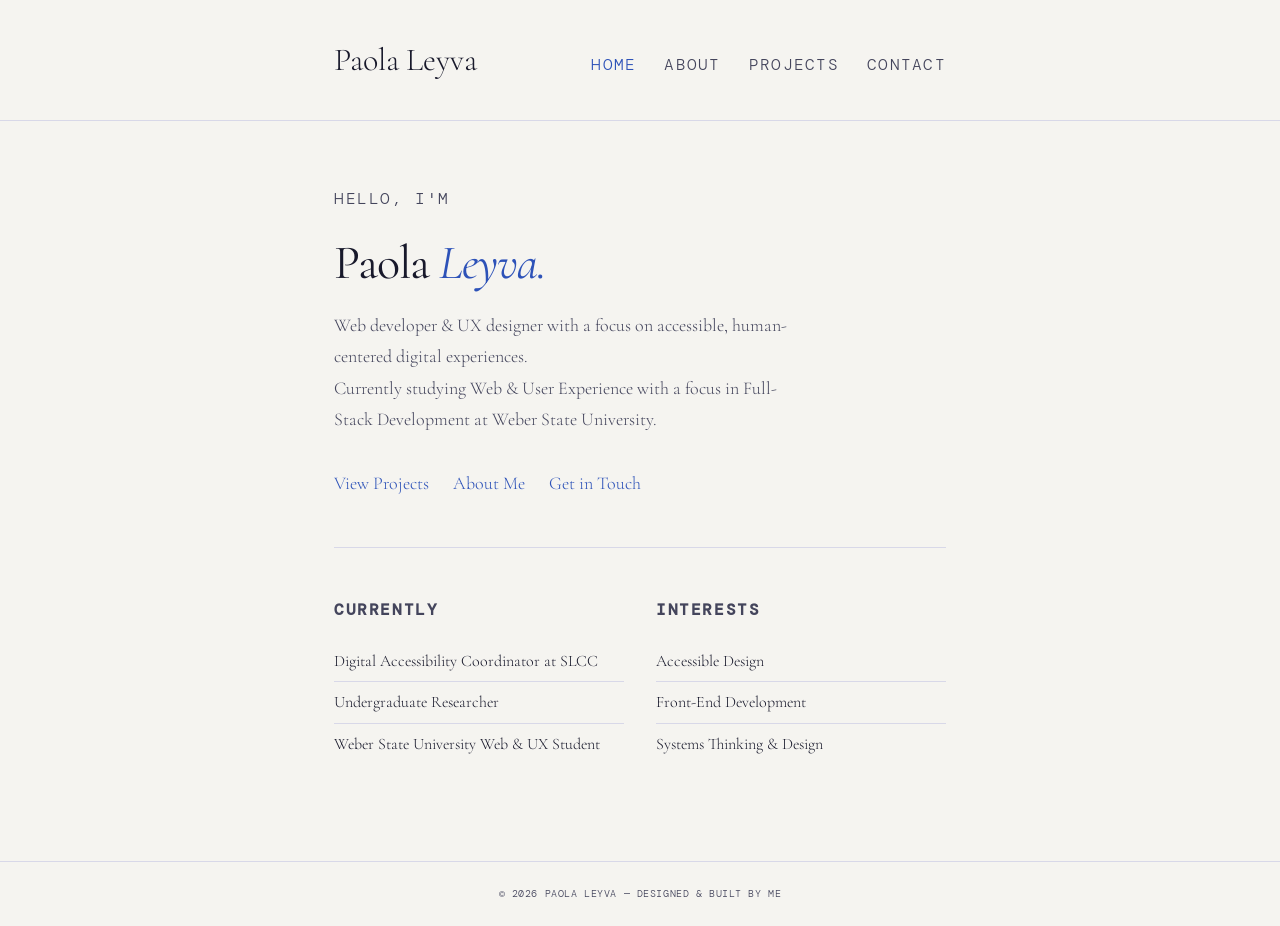
<file: index.html>
<!DOCTYPE html>
<html lang="en">
<head>
    <meta charset="UTF-8">
    <meta name="viewport" content="width=device-width, initial-scale=1.0">
    <title>paola leyva | web developer</title>
    <link rel="stylesheet" href="css/style.css">
</head>
<body>
    <nav id="site-nav">
        <div class="nav-inner">
            <a href="index.html" class="nav-name">Paola Leyva</a>
            <ul>
                <li><a href="index.html" class="active">Home</a></li>
                <li><a href="about.html">About</a></li>
                <li><a href="projects.html">Projects</a></li>
                <li><a href="contact.html">Contact</a></li>
            </ul>
        </div>
    </nav>
 
    <main>
        <div class="container">
    
            <p class="hero-greeting">Hello, I'm</p>
        
            <h1>Paola <em>Leyva.</em></h1>
        
            <p class="hero-bio">
                Web developer &amp; UX designer with a focus on accessible, human-centered digital experiences. <br>
                Currently studying Web & User Experience with a focus in Full-Stack Development at Weber State University.
            </p>
        
            <div class="hero-links">
                <a href="projects.html">View Projects</a>
                <a href="about.html">About Me</a>
                <a href="contact.html">Get in Touch</a>
            </div>
        
            <hr />
        
            <div class="snapshot-grid">
                <div>
                    <h3>Currently</h3>
                <ul>
                    <li>Digital Accessibility Coordinator at SLCC</li>
                    <li>Undergraduate Researcher</li>
                    <li>Weber State University Web &amp; UX Student</li>
                </ul>
                </div>
                <div>
                <h3>Interests</h3>
                <ul>
                    <li>Accessible Design</li>
                    <li>Front-End Development</li>
                    <li>Systems Thinking & Design</li>
                </ul>
                </div>
            </div>
        </div>
    </main>
    
    <footer class="site-footer">
        <p>&copy; 2026 Paola Leyva &mdash; Designed &amp; Built by me</p>
    </footer>
    
</body>
</html>
</file>
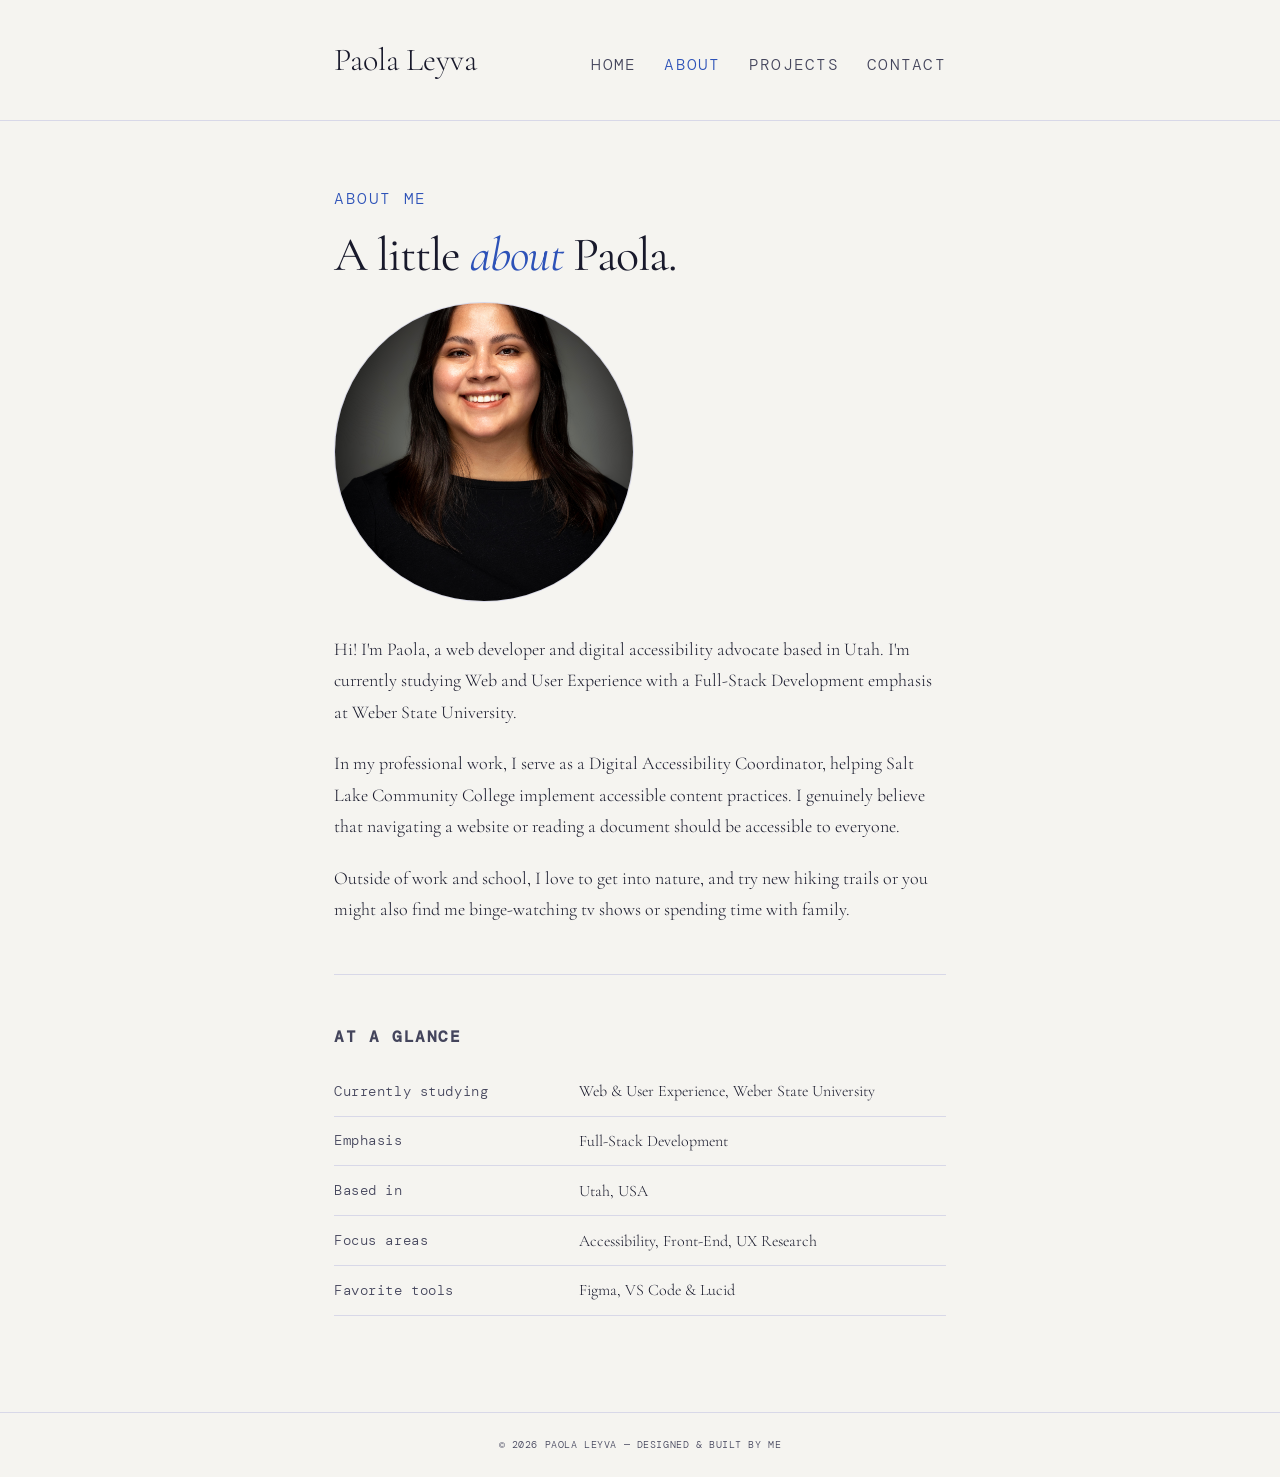
<file: about.html>
<!DOCTYPE html>
<html lang="en">
<head>
  <meta charset="UTF-8" />
  <meta name="viewport" content="width=device-width, initial-scale=1.0" />
  <title>About — Paola Leyva</title>
  <link rel="stylesheet" href="css/style.css" />
</head>
<body>
 
    <nav id="site-nav">
        <div class="nav-inner">
            <a href="index.html" class="nav-name">Paola Leyva</a>
            <ul>
                <li><a href="index.html">Home</a></li>
                <li><a href="about.html" class="active">About</a></li>
                <li><a href="projects.html">Projects</a></li>
                <li><a href="contact.html">Contact</a></li>
            </ul>
        </div>
    </nav>
 
  <main>
    <div class="container">
 
      <span class="page-label">About me</span>
      <h1>A little <em>about</em> Paola.</h1>
 
      <img class="about-photo" src="img/paola-pro-headshot.jpg" alt="Photo of Paola Leyva" />
      
 
      <p>
        Hi! I'm Paola, a web developer and digital accessibility advocate based in Utah.
        I'm currently studying Web and User Experience with a Full-Stack Development emphasis
        at Weber State University.
      </p>
      <p>
        In my professional work, I serve as a Digital Accessibility Coordinator, helping
        Salt Lake Community College implement accessible content practices. I genuinely
        believe that navigating a website or reading a document should be accessible to everyone.
      </p>
      <p>
        Outside of work and school, I love to get into nature, and try new hiking trails 
        or you might also find me binge-watching tv shows or spending time with family. 
      </p>
 
      <hr />
 
      <h3>At a glance</h3>
 
      <table class="about-table">
        <tr>
          <td>Currently studying</td>
          <td>Web &amp; User Experience, Weber State University</td>
        </tr>
        <tr>
          <td>Emphasis</td>
          <td>Full-Stack Development</td>
        </tr>
        <tr>
          <td>Based in</td>
          <td>Utah, USA</td>
        </tr>
        <tr>
          <td>Focus areas</td>
          <td>Accessibility, Front-End, UX Research</td>
        </tr>
        <tr>
          <td>Favorite tools</td>
          <td>Figma, VS Code &amp; Lucid</td>
        </tr>
      </table>
 
    </div>
  </main>
 
  <footer class="site-footer">
    <p>&copy; 2026 Paola Leyva &mdash; Designed &amp; Built by me</p>
  </footer>
 
</body>
</html>
</file>
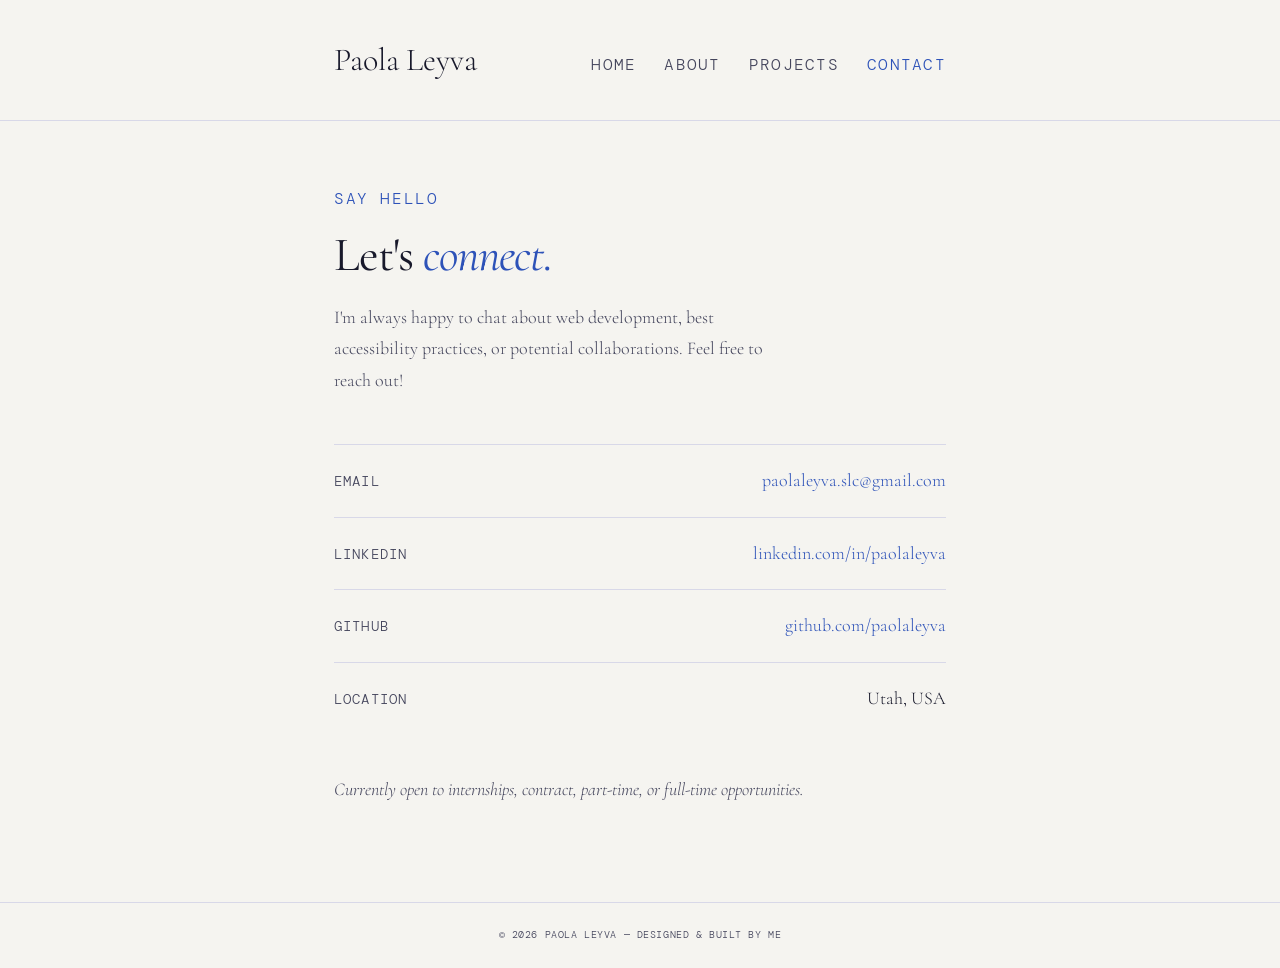
<file: contact.html>
<!DOCTYPE html>
<html lang="en">
<head>
  <meta charset="UTF-8" />
  <meta name="viewport" content="width=device-width, initial-scale=1.0" />
  <title>Contact — Paola Leyva</title>
  <link rel="stylesheet" href="css/style.css" />
</head>
<body>

    <nav id="site-nav">
        <div class="nav-inner">
            <a href="index.html" class="nav-name">Paola Leyva</a>
            <ul>
                <li><a href="index.html">Home</a></li>
                <li><a href="about.html">About</a></li>
                <li><a href="projects.html">Projects</a></li>
                <li><a href="contact.html" class="active">Contact</a></li>
            </ul>
        </div>
    </nav>

  <main>
    <div class="container">

      <span class="page-label">Say hello</span>
      <h1>Let's <em>connect.</em></h1>

      <p class="contact-intro">
        I'm always happy to chat about web development, best accessibility practices,
        or potential collaborations. Feel free to reach out!
      </p>

      <div class="contact-row">
        <span class="contact-label">Email</span>
        <a href="mailto:paolaleyva.slc@gmail.com">paolaleyva.slc@gmail.com</a>
      </div>

      <div class="contact-row">
        <span class="contact-label">LinkedIn</span>
        <a href="https://www.linkedin.com/in/paolaleyva/" target="_blank" rel="noopener">linkedin.com/in/paolaleyva</a>
      </div>

      <div class="contact-row">
        <span class="contact-label">GitHub</span>
        <a href="https://github.com/paolaleyva" target="_blank" rel="noopener">github.com/paolaleyva</a>
      </div>

      <div class="contact-row">
        <span class="contact-label">Location</span>
        <span>Utah, USA</span>
      </div>

      <p class="contact-note">
        Currently open to internships, contract, part-time, or full-time opportunities.
      </p>

    </div>
  </main>

  <footer class="site-footer">
    <p>&copy; 2026 Paola Leyva &mdash; Designed &amp; Built by me</p>
  </footer>

</body>
</html>
</file>
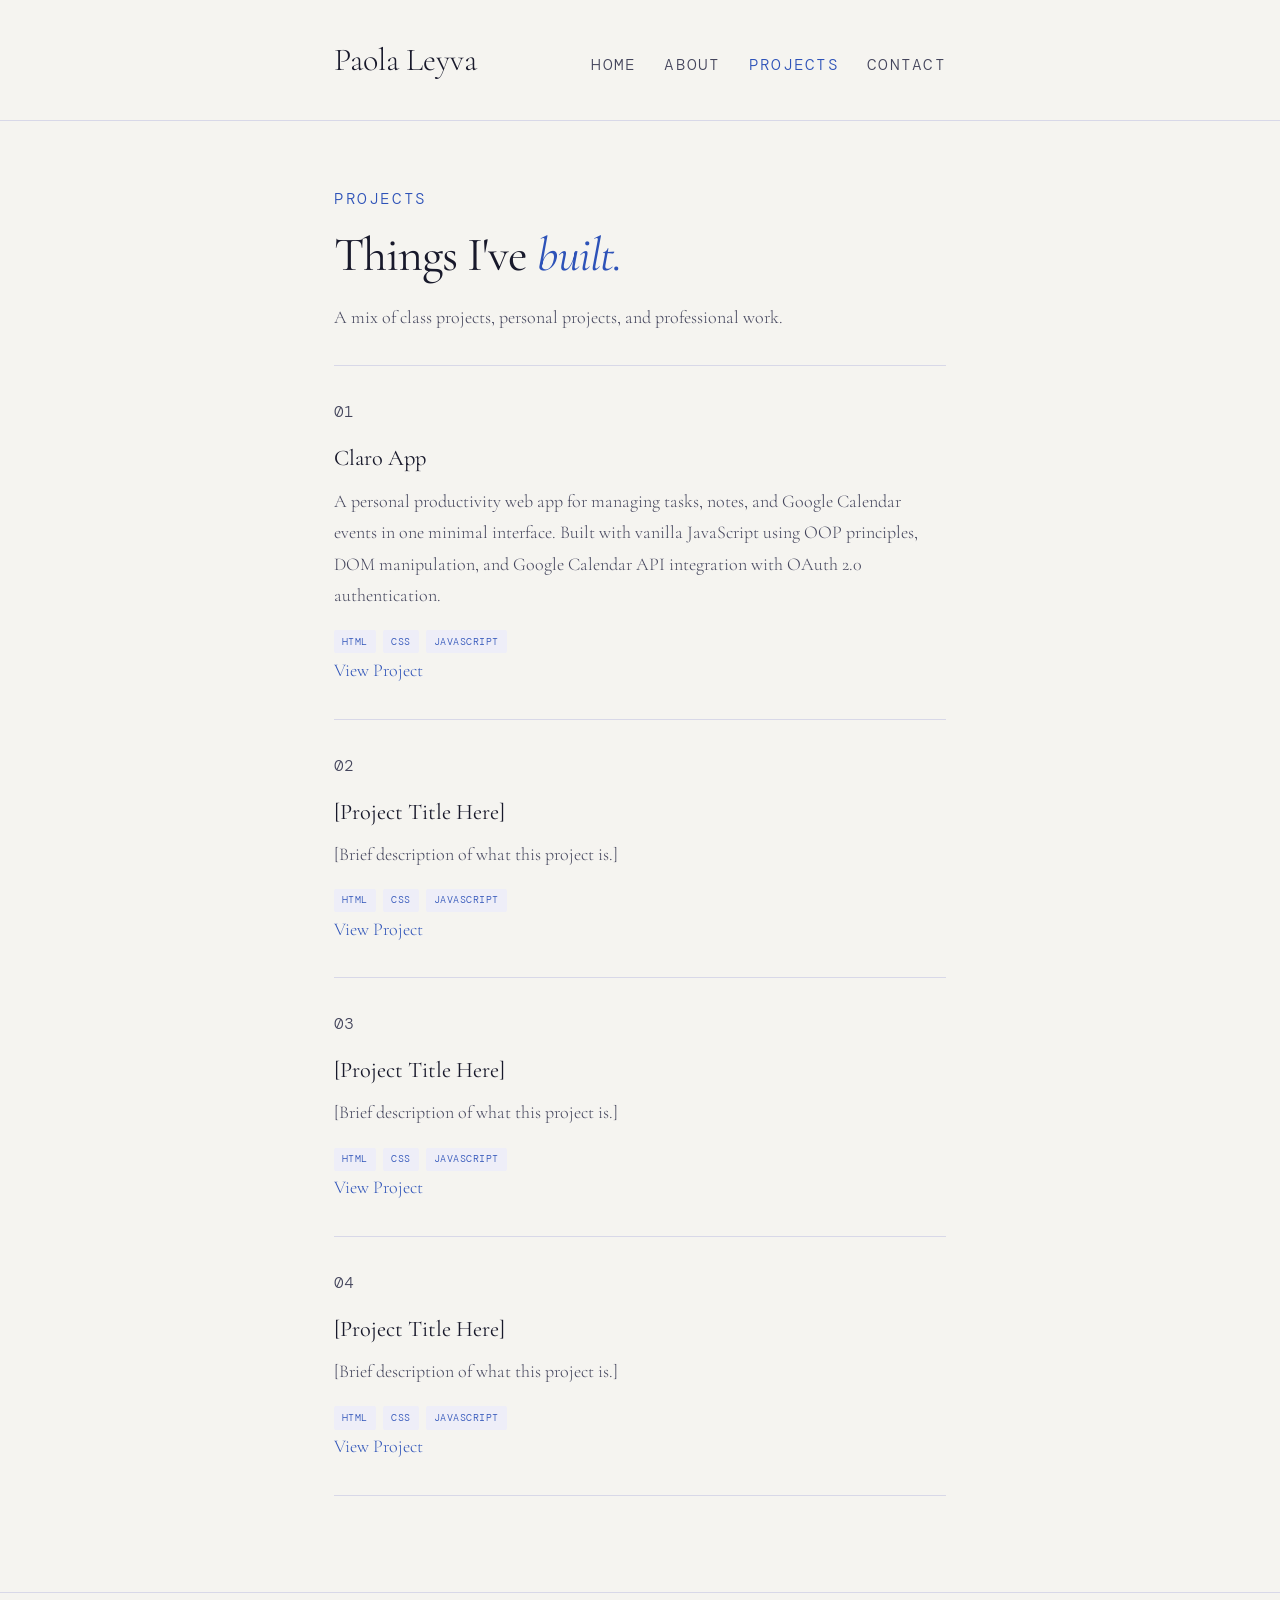
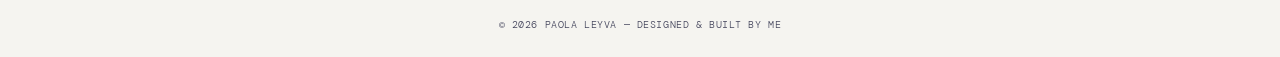
<file: projects.html>
<!DOCTYPE html>
<html lang="en">
<head>
  <meta charset="UTF-8" />
  <meta name="viewport" content="width=device-width, initial-scale=1.0" />
  <title>Projects — Paola Leyva</title>
  <link rel="stylesheet" href="css/style.css" />
</head>
<body>

    <nav id="site-nav">
        <div class="nav-inner">
            <a href="index.html" class="nav-name">Paola Leyva</a>
            <ul>
                <li><a href="index.html">Home</a></li>
                <li><a href="about.html">About</a></li>
                <li><a href="projects.html" class="active">Projects</a></li>
                <li><a href="contact.html">Contact</a></li>
            </ul>
        </div>
    </nav>

  <main>
    <div class="container">

      <span class="page-label">Projects</span>
      <h1>Things I've <em>built.</em></h1>
      <p class="hero-bio">A mix of class projects, personal projects, and professional work.</p>

      <div class="project-item">
        <p class="project-number">01</p>
        <h2>Claro App</h2>
        <p>A personal productivity web app for managing tasks, notes, and Google Calendar events in one minimal interface. 
          Built with vanilla JavaScript using OOP principles, DOM manipulation, and Google Calendar API integration with
           OAuth 2.0 authentication.</p>
        <div>
          <span class="tag">HTML</span>
          <span class="tag">CSS</span>
          <span class="tag">JavaScript</span>
        </div>
        <a href="https://useclaro.netlify.app">View Project</a>
      </div>

      <div class="project-item">
        <p class="project-number">02</p>
        <h2>[Project Title Here]</h2>
        <p>[Brief description of what this project is.]</p>
        <div>
          <span class="tag">HTML</span>
          <span class="tag">CSS</span>
          <span class="tag">JavaScript</span>
        </div>
        <a href="#">View Project</a>
      </div>

      <div class="project-item">
        <p class="project-number">03</p>
        <h2>[Project Title Here]</h2>
        <p>[Brief description of what this project is.]</p>
        <div>
          <span class="tag">HTML</span>
          <span class="tag">CSS</span>
          <span class="tag">JavaScript</span>
        </div>
        <a href="#">View Project</a>
      </div>

      <div class="project-item">
        <p class="project-number">04</p>
        <h2>[Project Title Here]</h2>
        <p>[Brief description of what this project is.]</p>
        <div>
          <span class="tag">HTML</span>
          <span class="tag">CSS</span>
          <span class="tag">JavaScript</span>
        </div>
        <a href="#">View Project</a>
      </div>

    </div>
  </main>

  <footer class="site-footer">
    <p>&copy; 2026 Paola Leyva &mdash; Designed &amp; Built by me</p>
  </footer>

</body>
</html>
</file>
<file: css/style.css>
@import url('https://fonts.googleapis.com/css2?family=Cormorant+Garamond:ital,wght@0,300;0,400;1,400&family=DM+Mono:wght@300&display=swap');

/* --- Variables --- */
:root {
    --bg: #f5f4f0;
    --text: #18192b;
    --muted: #44455c;
    --accent: #2d52b8;
    --border: #d8d8e8;
    --font-serif: 'Cormorant Garamond', Georgia, serif;
    --font-mono: 'DM Mono', monospace;
}

/* --- Base --- */
*, *::before, *::after {
    box-sizing: border-box;
    margin: 0;
    padding: 0;
}

body {
    font-family: var(--font-serif);
    background: var(--bg);
    color: var(--text);
    font-size: 18px;
    line-height: 1.75;
    font-weight: 300;
    min-height: 100vh;
    display: flex;
    flex-direction: column;
}

img {
    max-width: 100%;
    height: auto;
    display: block;
}

a {
    color: var(--accent);
    text-decoration: none;
}

a:hover {
    text-decoration: underline;
}

ul {
    list-style: none;
}

/* --- Layout --- */
.container {
    max-width: 660px;
    margin: 0 auto;
    padding: 0 1.5rem;
}

main {
    flex: 1;
    padding: 4rem 0 6rem;
}

hr {
    border: none;
    border-top: 1px solid var(--border);
    margin: 3rem 0;
}

/* --- Navigation + ID selector --- */

#site-nav {
    width: 100%;
    border-bottom: 1px solid var(--border);
    padding: 2rem 0;
}

#site-nav .nav-inner {
    max-width: 660px;
    margin: 0 auto;
    padding: 0 1.5rem;
    display: flex;
    justify-content: space-between;
    align-items: baseline;
}
 
#site-nav .nav-name {
    font-family: var(--font-serif);
    font-size: 2rem;
    color: var(--text);
    text-decoration: none;
    white-space: nowrap;
    margin-right: 2rem;
}

#site-nav ul {
    display: flex;
    gap: 1.75rem;
}

#site-nav ul a {
    font-family: var(--font-mono);
    font-size: 1rem;
    letter-spacing: 0.08em;
    text-transform: uppercase;
    color: var(--muted);
    text-decoration: none;
}

#site-nav ul a:hover,
#site-nav ul a.active {
    color: var(--accent);
}

/* --- Footer + class selector --- */
.site-footer {
    border-top: 1px solid var(--border);
    padding: 1.5rem;
    text-align: center;
}

.site-footer p {
    font-family: var(--font-mono);
    font-size: 0.6rem;
    letter-spacing: 0.06em;
    text-transform: uppercase;
    color: var(--muted);
}

/* --- Typography --- */
h1 {
    font-size: 3rem;
    font-weight: 400;
    line-height: 1.1;
    letter-spacing: -0.02em;
    margin-bottom: 1.25rem;
}

h1 em {
    font-style: italic;
    color: var(--accent);
}

h2 {
    font-size: 1.4rem;
    font-weight: 400;
    margin-bottom: 0.5rem;
}

h3 {
    font-family: var(--font-mono);
    font-size: 1rem;
    letter-spacing: 0.1em;
    text-transform: uppercase;
    color: var(--muted);
    margin-bottom: 1rem;
}

p {
    margin-bottom: 1.25rem;
}

p:last-child {
    margin-bottom: 0;
}

/* --- Page label --- */
.page-label {
    display: block;
    font-family: var(--font-mono);
    font-size: 1rem;
    letter-spacing: 0.1em;
    text-transform: uppercase;
    color: var(--accent);
    margin-bottom: 1rem;
}

/* === Tags === */
.tag {
    font-family: var(--font-mono);
    font-size: 0.6rem;
    letter-spacing: 0.05em;
    text-transform: uppercase;
    background: #eeeef8;
    color: var(--accent);
    padding: 0.2rem 0.5rem;
    border-radius: 2px;
    display: inline-block;
    margin: 0.2rem 0.2rem 0 0;
}

/* --- Hero (index.html) --- */
.hero-greeting {
    font-family: var(--font-mono);
    font-size: 1rem;
    letter-spacing: 0.1em;
    text-transform: uppercase;
    color: var(--muted);
    margin-bottom: 1.5rem;
}

.hero-bio {
    color: var(--muted);
    max-width: 480px;
    margin-bottom: 2rem;
}

.hero-links {
    display: flex;
    gap: 1.5rem;
    flex-wrap: wrap;
}

/* --- Snapshot grid (index.html) --- */
.snapshot-grid {
    display: grid;
    grid-template-columns: 1fr 1fr;
    gap: 2rem;
}

.snapshot-grid li {
    padding: 0.4rem 0;
    border-bottom: 1px solid var(--border);
    font-size: 1rem;
}

.snapshot-grid li:last-child {
    border-bottom: none;
}

/* --- About photo --- */
.about-photo {
    width: 300px;
    height: 300px;
    border-radius: 50%;
    object-fit: cover;
    margin-bottom: 2rem;
    border: 1px solid var(--border);
}

/* --- About table --- */
.about-table {
    width: 100%;
    border-collapse: collapse;
}

.about-table td {
    padding: 0.65rem 0;
    border-bottom: 1px solid var(--border);
    font-size: 1rem;
}

.about-table td:first-child {
    font-family: var(--font-mono);
    font-size: .90rem;
    letter-spacing: 0.04em;
    color: var(--muted);
    width: 40%;
}

/* --- Projects (projects.html) --- */
.project-item {
    padding: 2rem 0;
    border-top: 1px solid var(--border);
}

.project-item:last-child {
    border-bottom: 1px solid var(--border);
}

.project-number {
    font-family: var(--font-mono);
    font-size: 1rem;
    color: var(--muted);
    margin-bottom: 0.5rem;
}

.project-item p {
    color: var(--muted);
    margin-bottom: 0.75rem;
}

/* --- Contact (contact.html) --- */
.contact-intro {
    color: var(--muted);
    max-width: 440px;
    margin-bottom: 3rem;
}

.contact-row {
    display: flex;
    justify-content: space-between;
    align-items: baseline;
    padding: 1.25rem 0;
    border-top: 1px solid var(--border);
}

.contact-row:last-child {
    border-bottom: 1px solid var(--border);
}

.contact-label {
    font-family: var(--font-mono);
    font-size: .90rem;
    letter-spacing: 0.08em;
    text-transform: uppercase;
    color: var(--muted);
}

.contact-note {
    margin-top: 2.5rem;
    color: var(--muted);
    font-style: italic;
}

/* --- Responsive --- */
@media (max-width: 560px) {
    h1 { font-size: 2.2rem; }

    #site-nav {
        flex-direction: column;
        gap: 1rem;
    }

    #site-nav ul {
        gap: 1.25rem;
    }

    .snapshot-grid {
        grid-template-columns: 1fr;
    }

    .contact-row {
        flex-direction: column;
        gap: 0.25rem;
    }
}
</file>
